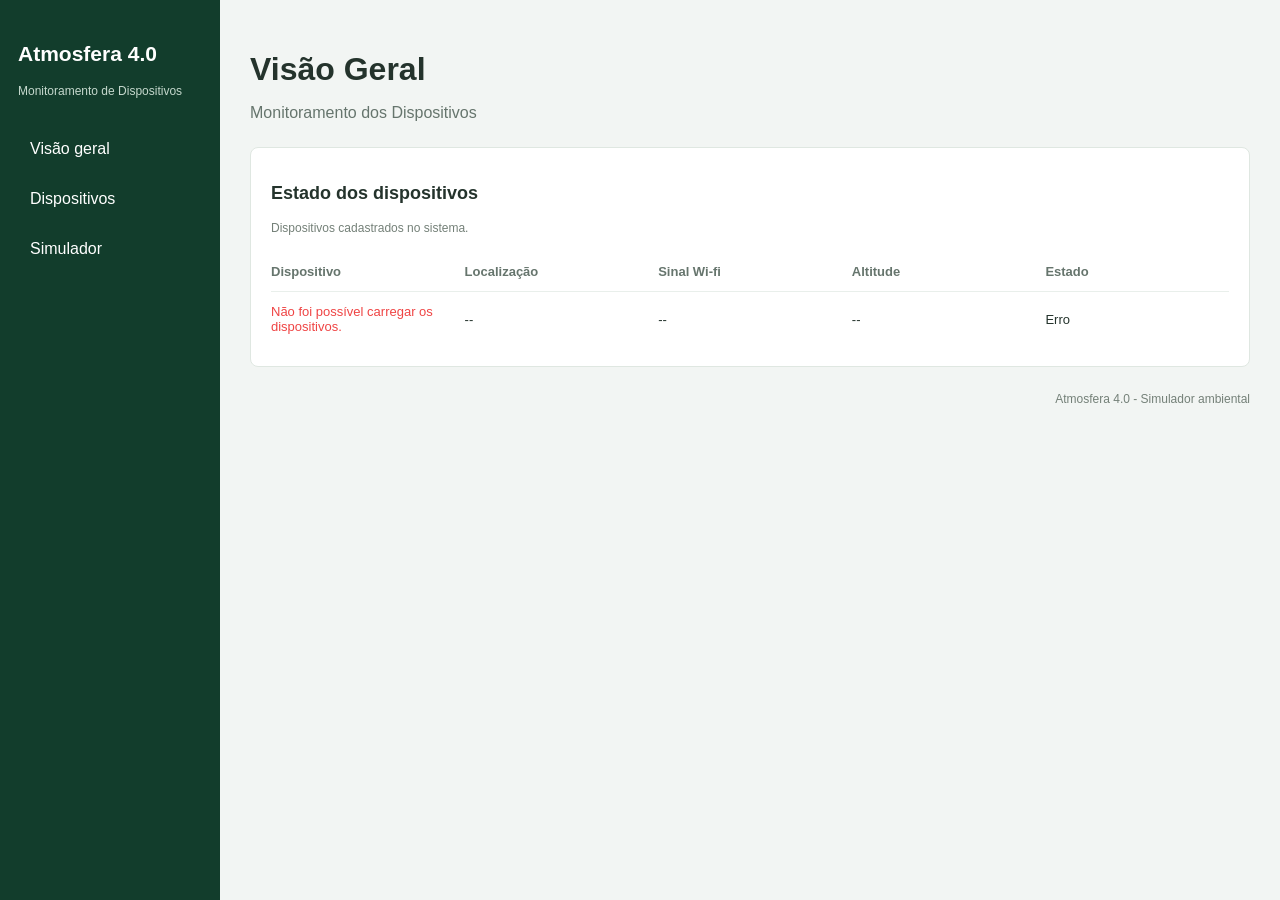
<file: FrontEnd/dispositivos.html>
<!DOCTYPE html>
<html lang="pt-BR">
<head>
    <meta charset="UTF-8">
    <meta name="viewport" content="width=device-width, initial-scale=1.0">
    <title>Dispositivos - Atmosfera 4.0</title>
    <link rel="stylesheet" href="style.css">
</head>

<body>

    <div class="layout">

        <aside class="menu">
            <h2>Atmosfera 4.0</h2>
            <p>Monitoramento de Dispositivos</p>

            <nav>
                <a href="index.html">Visão geral</a>
                <a href="dispositivos.html">Dispositivos</a>
                <a href="simulador.html">Simulador</a>
            </nav>
        </aside>

        <main>

            <header>
                <h1>Visão Geral</h1>
                <p>Monitoramento dos Dispositivos</p>
            </header>

            <section class="painel" id="dispositivos">
                <h2>Estado dos dispositivos</h2>

                <p>Dispositivos cadastrados no sistema.</p>

                <div class="dispositivo titulo-tabela">
                    <span>Dispositivo</span>
                    <span>Localização</span>
                    <span>Sinal Wi-fi</span>
                    <span>Altitude</span>
                    <span>Estado</span>
                </div>

                <div id="listaDispositivos">
                    <div class="dispositivo">
                        <span>Carregando ...</span>
                        <span>--</span>
                        <span>--</span>
                        <span>--</span>
                        <span>--</span>
                    </div>
                </div>
            </section>

            <footer>
                Atmosfera 4.0 - Simulador ambiental
            </footer>

        </main>

    </div>

    <script src="dispositivos.js"></script>
</body>
</html>
</file>
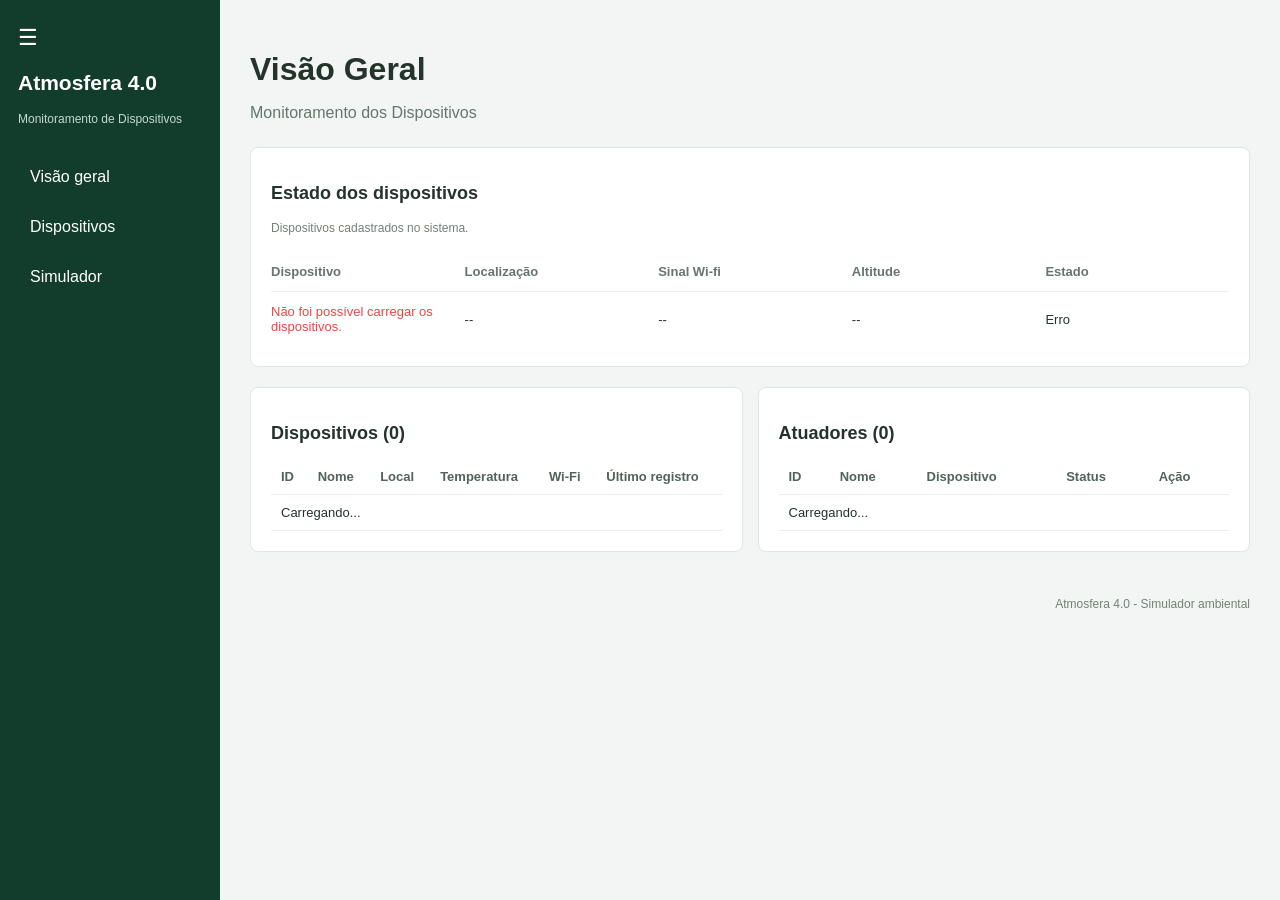
<file: Backend/src/main/resources/static/dispositivos.html>
<!DOCTYPE html>
<html lang="pt-BR">

<head>
    <meta charset="UTF-8">
    <meta name="viewport" content="width=device-width, initial-scale=1.0">
    <title>Dispositivos - Atmosfera 4.0</title>
    <link rel="stylesheet" href="CSS/style.css">
</head>

<body>

    <div class="layout">

        <aside class="menu" id="menuLateral">

            <button type="button" id="btnToggle" class="btn-toggle" title="Recolher menu">
                ☰
            </button>

            <div class="menu-conteudo">
                <h2>Atmosfera 4.0</h2>
                <p>Monitoramento de Dispositivos</p>

                <nav>
                    <a href="index.html">Visão geral</a>
                    <a href="dispositivos.html">Dispositivos</a>
                    <a href="simulador.html">Simulador</a>
                </nav>
            </div>
        </aside>

        <main>

            <header>
                <h1>Visão Geral</h1>
                <p>Monitoramento dos Dispositivos</p>
            </header>

            <section class="painel" id="dispositivos">
                <h2>Estado dos dispositivos</h2>

                <p>Dispositivos cadastrados no sistema.</p>

                <div class="dispositivo titulo-tabela">
                    <span>Dispositivo</span>
                    <span>Localização</span>
                    <span>Sinal Wi-fi</span>
                    <span>Altitude</span>
                    <span>Estado</span>
                </div>

                <div id="listaDispositivos">
                    <div class="dispositivo">
                        <span>Carregando ...</span>
                        <span>--</span>
                        <span>--</span>
                        <span>--</span>
                        <span>--</span>
                    </div>
                </div>
            </section>

            <section class="tabelas-dashboard">

                <div class="painel">
                    <h2>Dispositivos (<span id="totalDispositivos">0</span>)</h2>

                    <div class="tabela-scroll">
                        <table>
                            <thead>
                                <tr>
                                    <th>ID</th>
                                    <th>Nome</th>
                                    <th>Local</th>
                                    <th>Temperatura</th>
                                    <th>Wi-Fi</th>
                                    <th>Último registro</th>
                                </tr>
                            </thead>
                            <tbody id="tabelaDispositivos">
                                <tr>
                                    <td colspan="6">Carregando...</td>
                                </tr>
                            </tbody>
                        </table>
                    </div>
                </div>

                <div class="painel">
                    <h2>Atuadores (<span id="totalAtuadores">0</span>)</h2>

                    <div class="tabela-scroll">
                        <table>
                            <thead>
                                <tr>
                                    <th>ID</th>
                                    <th>Nome</th>
                                    <th>Dispositivo</th>
                                    <th>Status</th>
                                    <th>Ação</th>
                                </tr>
                            </thead>
                            <tbody id="tabelaAtuadores">
                                <tr>
                                    <td colspan="5">Carregando...</td>
                                </tr>
                            </tbody>
                        </table>
                    </div>
                </div>

            </section>
            <footer>
                Atmosfera 4.0 - Simulador ambiental
            </footer>

        </main>

    </div>

    <script src="JS/menu.js"></script>
    <script src="JS/dispositivos.js"></script>
</body>

</html>
</file>
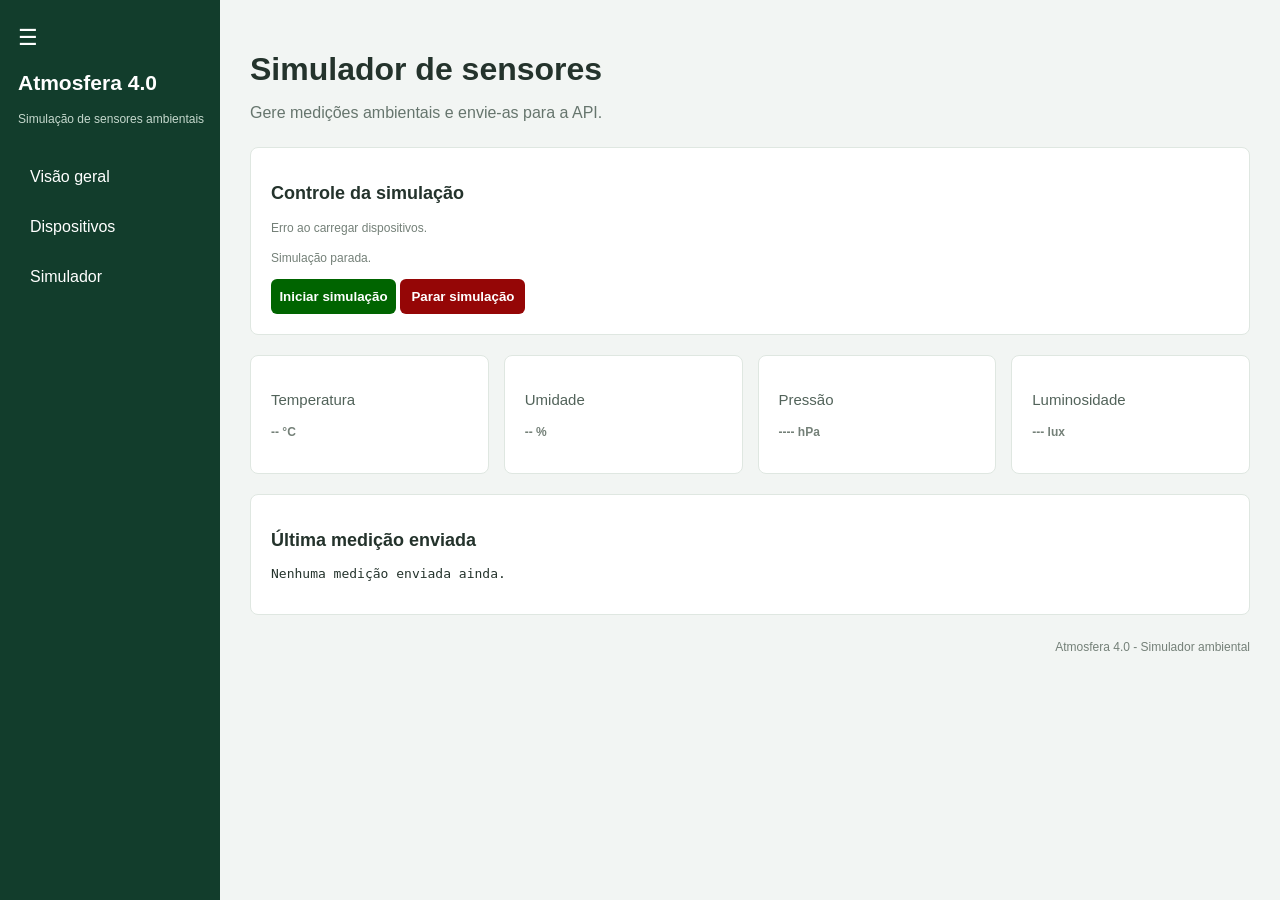
<file: Backend/src/main/resources/static/simulador.html>
<!DOCTYPE html>
<html lang="pt-BR">

<head>
    <meta charset="UTF-8">
    <meta name="viewport" content="width=device-width, initial-scale=1.0">
    <title>Simulador - Atmosfera 4.0</title>
    <link rel="stylesheet" href="CSS/style.css">
</head>

<body>

    <div class="layout">

        <aside class="menu" id="menuLateral">

            <button type="button" id="btnToggle" class="btn-toggle">
                ☰
            </button>

            <div class="menu-conteudo">
                <h2>Atmosfera 4.0</h2>
                <p>Simulação de sensores ambientais</p>

                <nav>
                    <a href="index.html">Visão geral</a>
                    <a href="dispositivos.html">Dispositivos</a>
                    <a href="simulador.html">Simulador</a>
                </nav>
            </div>
        </aside>

        <main>
            <header>
                <h1>Simulador de sensores</h1>
                <p>Gere medições ambientais e envie-as para a API.</p>
            </header>

            <section class="painel">
                <h2>Controle da simulação</h2>

                <p id="listaDispositivos">
                    Carregando dispositivos...
                </p>

                <p id="statusSimulacao" role="status">
                    Simulação parada.
                </p>

                <button id="botaoIniciar" type="button">
                    Iniciar simulação
                </button>

                <button id="botaoParar" type="button" disabled>
                    Parar simulação
                </button>
            </section>

            <section class="indicadores">

                <div class="card">
                    <h3>Temperatura</h3>
                    <p class="valor" id="temperatura">-- °C</p>
                </div>

                <div class="card">
                    <h3>Umidade</h3>
                    <p class="valor" id="umidade">-- %</p>
                </div>

                <div class="card">
                    <h3>Pressão</h3>
                    <p class="valor" id="pressao">---- hPa</p>
                </div>

                <div class="card">
                    <h3>Luminosidade</h3>
                    <p class="valor" id="luminosidade">--- lux</p>
                </div>

            </section>

            <section class="painel">
                <h2>Última medição enviada</h2>
                <pre id="resultadoEnvio">Nenhuma medição enviada ainda.</pre>
            </section>

            <footer>
                Atmosfera 4.0 - Simulador ambiental
            </footer>
        </main>

    </div>

    <script src="JS/menu.js"></script>
    <script src="JS/simulador.js"></script>
</body>

</html>
</file>
<file: FrontEnd/style.css>
* {
    box-sizing: border-box;
}

body {
    margin: 0;
    font-family: Arial, sans-serif;
    background-color: #f2f5f3;
    color: #24332c;
}

/* Organização da página */
.layout {
    display: flex;
    min-height: 100vh;
}

/* Menu lateral */
.menu {
    width: 220px;
    padding: 25px 18px;
    background-color: #123d2c;
    color: white;
}

.menu h2 {
    font-size: 21px;
}

.menu p {
    color: #c5d8cd;
    font-size: 12px;
}

nav {
    margin-top: 30px;
}

nav a {
    display: block;
    padding: 12px;
    margin-bottom: 8px;
    border-radius: 6px;
    color: white;
    text-decoration: none;
}

nav a:hover {
    background-color: #246447;
}

/* Conteúdo principal */
main {
    flex: 1;
    min-width: 0;
    padding: 30px;
}

header {
    margin-bottom: 25px;
}

header h1 {
    margin-bottom: 8px;
}

header p {
    color: #66756d;
}

/* Cards dos indicadores */
.indicadores {
    display: grid;
    grid-template-columns: repeat(4, 1fr);
    gap: 15px;
    margin-bottom: 20px;
}

.card,
.painel {
    padding: 20px;
    border: 1px solid #dfe7e1;
    border-radius: 8px;
    background-color: white;
}

.card h3 {
    color: #52635a;
    font-size: 15px;
    font-weight: normal;
}

.valor {
    color: #176044;
    font-size: 25px;
    font-weight: bold;
}

.card p:last-child,
.painel p {
    color: #748078;
    font-size: 12px;
    line-height: 1.5;
}

/* Painéis inferiores */
.painel {
    margin-bottom: 20px;
}

.painel h2 {
    font-size: 18px;
}

/* Container do Gráfico */
.grid-grafico {
    position: relative;
    width: 100%;
    height: 300px;
    max-height: 400px;
    margin-top: 15px;
    margin-bottom: 15px;
}

/* Componente do Gráfico */
#grafico1 {
    width: 100% !important;
    height: 100% !important;
}

/* Botões iniciar/parar */
#botaoIniciar {
    height: 35px;
    width: 125px;
    cursor: pointer;
    border-radius: 6px;
    background-color: #006400;
    color: #fff;
    border: none;
    font-weight: bold;
}

#botaoParar {
    height: 35px;
    width: 125px;
    cursor: pointer;
    border-radius: 6px;
    background-color: #950606;
    color: #fff;
    border: none;
    font-weight: bold;
}

#botaoIniciar:hover {
    background-color: #004200;
    transition: 0.2s;
}

#botaoParar:hover {
    background-color: #6F0404;
    transition: 0.2s;
}

.status-badge {
    display: inline-block;
    padding: 2px 8px;
    border-radius: 4px;
    background-color: #e9efeb;
    color: #176044;
    font-weight: bold;
    width: fit-content;
}

/* Lista de dispositivos */
.dispositivo {
    display: grid;
    grid-template-columns: repeat(5, 1fr);
    gap: 10px;
    padding: 12px 0;
    border-bottom: 1px solid #e9efeb;
    font-size: 13px;
    align-items: center;
}

.titulo-tabela {
    margin-top: 15px;
    color: #66756d;
    font-weight: bold;
}

.dispositivo:last-child {
    border-bottom: none;
}

footer {
    margin-top: 25px;
    color: #748078;
    font-size: 12px;
    text-align: right;
}

/* Telas médias: dois cards por linha */
@media (max-width: 1000px) {
    .indicadores {
        grid-template-columns: repeat(2, 1fr);
    }
}

/* Celulares */
@media (max-width: 650px) {
    .layout {
        display: block;
    }

    .menu {
        width: 100%;
    }

    nav {
        display: flex;
        gap: 10px;
        margin-top: 20px;
    }

    nav a {
        margin-bottom: 0;
    }

    main {
        padding: 20px 15px;
    }

    .indicadores {
        grid-template-columns: 1fr;
    }

    .dispositivo {
        grid-template-columns: 1fr;
        gap: 5px;
    }
}
</file>
<file: Backend/src/main/resources/static/CSS/style.css>
* {
    box-sizing: border-box;
}

body {
    margin: 0;
    font-family: Arial, sans-serif;
    background-color: #f2f5f3;
    color: #24332c;
}

/* Organização da página */
.layout {
    display: flex;
    min-height: 100vh;
}

/* Menu lateral */
.menu {
    width: 220px;
    padding: 25px 18px;
    background-color: #123d2c;
    color: white;
    transition: width 0.3s ease, padding 0.3s ease;
    overflow: hidden;
    white-space: nowrap;
}

.menu h2 {
    font-size: 21px;
}

.menu p {
    color: #c5d8cd;
    font-size: 12px;
}

nav {
    margin-top: 30px;
}

nav a {
    display: block;
    padding: 12px;
    margin-bottom: 8px;
    border-radius: 6px;
    color: white;
    text-decoration: none;
}

nav a:hover {
    background-color: #246447;
}

/* Conteúdo principal */
main {
    flex: 1;
    min-width: 0;
    padding: 30px;
}

header {
    margin-bottom: 25px;
}

header h1 {
    margin-bottom: 8px;
}

header p {
    color: #66756d;
}

/* Cards dos indicadores */
.indicadores {
    display: grid;
    grid-template-columns: repeat(4, 1fr);
    gap: 15px;
    margin-bottom: 20px;
}

.card,
.painel {
    padding: 20px;
    border: 1px solid #dfe7e1;
    border-radius: 8px;
    background-color: white;
}

.card h3 {
    color: #52635a;
    font-size: 15px;
    font-weight: normal;
}

.valor {
    color: #176044;
    font-size: 25px;
    font-weight: bold;
}

.card p:last-child,
.painel p {
    color: #748078;
    font-size: 12px;
    line-height: 1.5;
}

/* Painéis inferiores */
.painel {
    margin-bottom: 20px;
}

.painel h2 {
    font-size: 18px;
}

/* Container do Gráfico */
.grid-grafico {
    position: relative;
    width: 100%;
    height: 300px;
    max-height: 400px;
    margin-top: 15px;
    margin-bottom: 15px;
}

/* Componente do Gráfico */
#grafico1 {
    width: 100% !important;
    height: 100% !important;
}

/* Botões iniciar/parar */
#botaoIniciar {
    height: 35px;
    width: 125px;
    cursor: pointer;
    border-radius: 6px;
    background-color: #006400;
    color: #fff;
    border: none;
    font-weight: bold;
}

#botaoParar {
    height: 35px;
    width: 125px;
    cursor: pointer;
    border-radius: 6px;
    background-color: #950606;
    color: #fff;
    border: none;
    font-weight: bold;
}

#botaoIniciar:hover {
    background-color: #004200;
    transition: 0.2s;
}

#botaoParar:hover {
    background-color: #6F0404;
    transition: 0.2s;
}

.status-badge {
    display: inline-block;
    padding: 2px 8px;
    border-radius: 4px;
    background-color: #e9efeb;
    color: #176044;
    font-weight: bold;
    width: fit-content;
}

/* Lista de dispositivos */
.dispositivo {
    display: grid;
    grid-template-columns: repeat(5, 1fr);
    gap: 10px;
    padding: 12px 0;
    border-bottom: 1px solid #e9efeb;
    font-size: 13px;
    align-items: center;
}

.titulo-tabela {
    margin-top: 15px;
    color: #66756d;
    font-weight: bold;
}

.dispositivo:last-child {
    border-bottom: none;
}

footer {
    margin-top: 25px;
    color: #748078;
    font-size: 12px;
    text-align: right;
}

/* Telas médias: dois cards por linha */
@media (max-width: 1000px) {
    .indicadores {
        grid-template-columns: repeat(2, 1fr);
    }
}

/* Celulares */
@media (max-width: 650px) {
    .layout {
        display: block;
    }

    .menu {
        width: 100%;
    }

    nav {
        display: flex;
        gap: 10px;
        margin-top: 20px;
    }

    nav a {
        margin-bottom: 0;
    }

    main {
        padding: 20px 15px;
    }

    .indicadores {
        grid-template-columns: 1fr;
    }

    .dispositivo {
        grid-template-columns: 1fr;
        gap: 5px;
    }
}

/* Novos componentes da tabela */
.tabelas-dashboard {
    display: grid;
    grid-template-columns: 1fr 1fr;
    gap: 15px;
}

.tabela-scroll {
    overflow-x: auto;
}

table {
    width: 100%;
    border-collapse: collapse;
    font-size: 13px;
}

th,
td {
    padding: 10px;
    text-align: left;
    border-bottom: 1px solid #e9efeb;
}

th {
    color: #52635a;
}

select {
    margin: 8px;
    padding: 7px;
    border: 1px solid #dfe7e1;
    border-radius: 5px;
}

#bussola {
    width: 140px;
    height: 140px;
    border: 3px solid #176044;
    border-radius: 50%;
    display: flex;
    align-items: center;
    justify-content: center;
    margin: 20px auto;
}

#agulhaBussola {
    font-size: 55px;
    color: #176044;
    display: inline-block;
    transition: transform 0.4s ease;
}

@media (max-width: 900px) {
    .tabelas-dashboard {
        grid-template-columns: 1fr;
    }
}

/* Menu lateral recolhido */
.menu.recolhido {
    width: 60px;
    padding: 25px 12px;
}

.menu.recolhido .menu-conteudo {
    display: none;
}

/* Botão de recolher menu */
.btn-toggle {
    background: transparent;
    border: none;
    color: white;
    font-size: 22px;
    cursor: pointer;
    padding: 0;
    margin-bottom: 20px;
    display: block;
}

.btn-toggle:hover {
    opacity: 0.7;
}
</file>
